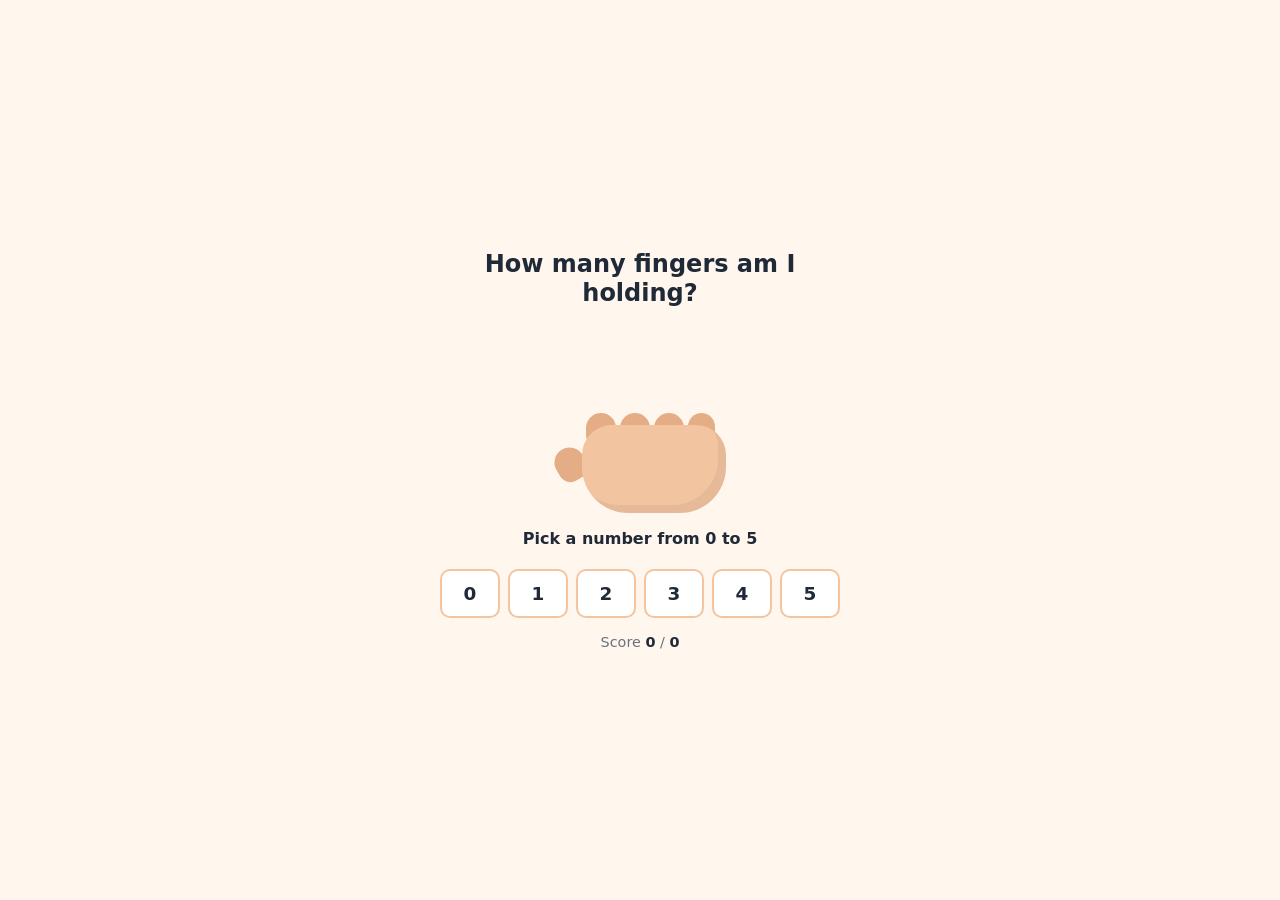
<file: index.html>
<!doctype html>
<html lang="en">
<head>
  <!-- ORIGINAL (2018): same title and meta tags -->
  <title>How Many Fingers?</title>
  <meta charset="utf-8" />
  <meta name="viewport" content="width=device-width, initial-scale=1" />

  <!-- NEW: styles moved to their own file -->
  <link rel="stylesheet" href="style.css" />
</head>
<body>
  <main class="game">
    <!-- ORIGINAL (2018): the question (typo "Hom" fixed) -->
    <h1>How many fingers am I holding?</h1>

    <!-- NEW: a hand that shows how many fingers I was holding -->
    <div class="hand" id="hand" aria-hidden="true">
      <span class="finger thumb"></span>
      <span class="finger"></span>
      <span class="finger"></span>
      <span class="finger"></span>
      <span class="finger"></span>
      <span class="palm"></span>
    </div>

    <!-- NEW: the answer is written here instead of in an alert() pop-up -->
    <p class="result" id="result" role="status" aria-live="polite">Pick a number from 0 to 5</p>

    <!-- NEW: one button per number (made in script.js), instead of
         ORIGINAL (2018): <input id="count" /> and <button id="Check">Validate</button> -->
    <div class="choices" id="choices"></div>

    <!-- NEW: a running score -->
    <p class="score">Score <strong id="score">0</strong> / <strong id="rounds">0</strong></p>
  </main>

  <!-- NEW: the script moved to its own file -->
  <script src="script.js"></script>
</body>
</html>
</file>
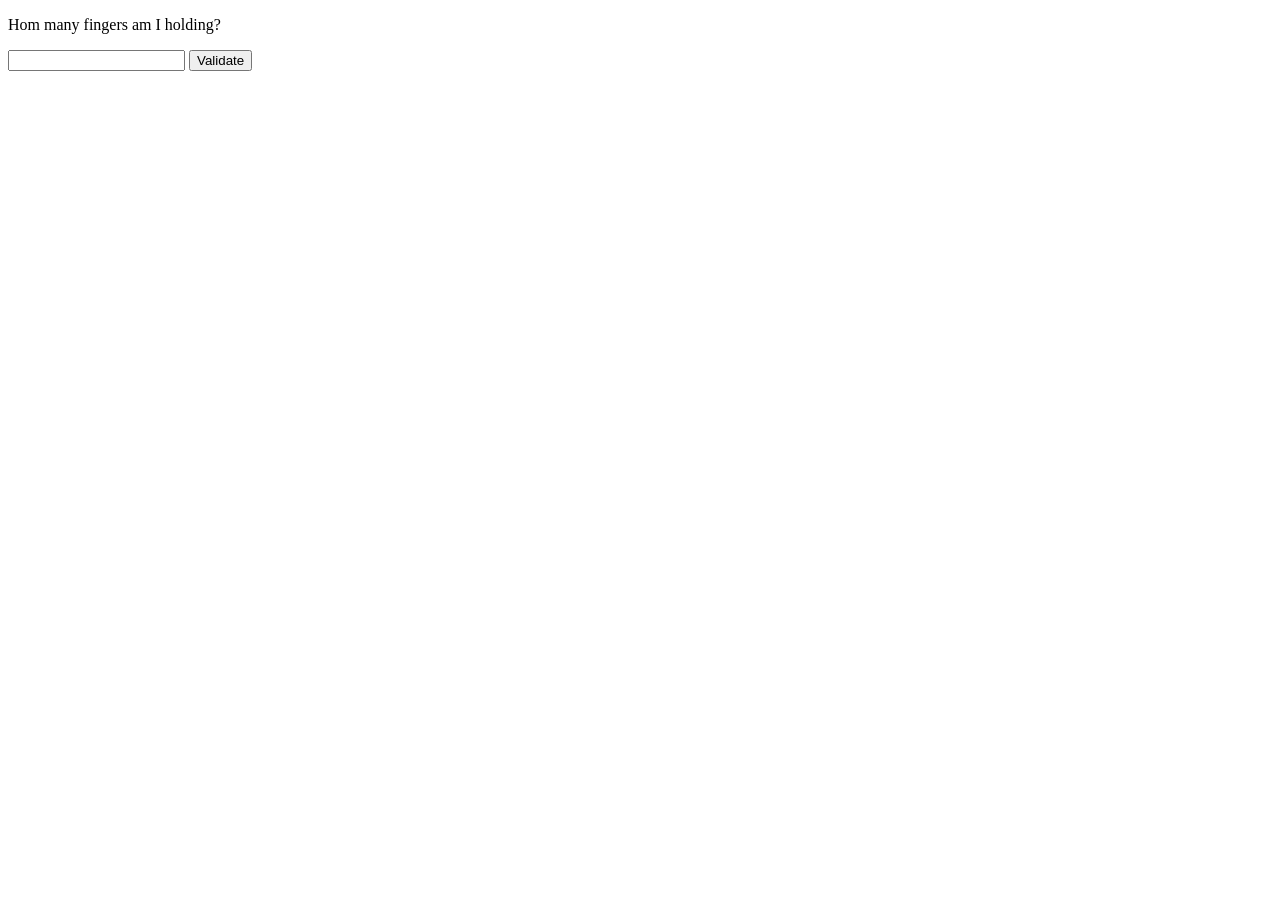
<file: original/index.html>
<!doctype html>
<html>
<head>
	<title>How Many Fingers?</title>

	<meta charset="utf-8" />
	<meta http-equiv="Content-type" content="text/html; charset=utf-8" />
	<meta name="viewport" content="width=device-width, initial-scale=1" />

</head>

<body>

	<p>Hom many fingers am I holding?</p>

	<input id="count" />

	<button id="Check">Validate</button>

	<script type="text/javascript">

		document.getElementById("Check").onclick=function(){


			var x=Math.random();

			x=6*x;

			x=Math.floor(x);

			if(x==document.getElementById("count").value){

				alert("You Guessed it right!");
			} else {
				alert("You Guessed it wrong..!! I was holding up " + x +".");
			}


		}

	</script>

</body>
</html>
</file>
<file: style.css>
/* NEW: all of this file. The 2018 version had no styles. */

* {
  box-sizing: border-box;
  margin: 0;
}

body {
  min-height: 100vh;
  display: grid;
  place-items: center;
  padding: 16px;
  font-family: system-ui, -apple-system, "Segoe UI", sans-serif;
  color: #1f2937;
  background: #fff7ed;
}

.game {
  width: 100%;
  max-width: 400px;
  display: flex;
  flex-direction: column;
  align-items: center;
  gap: 16px;
  text-align: center;
}

h1 {
  font-size: 1.5rem;
  line-height: 1.2;
}

/* The hand: a palm with four fingers and a thumb.
   A lowered finger curls into a knuckle on top of the palm; a raised one stands up
   with a nail and a crease, and the raised fingers fan out a little. */
.hand {
  position: relative;
  width: 200px;
  height: 190px;
}

.palm {
  position: absolute;
  z-index: 1;
  left: 42px;
  right: 14px;
  bottom: 0;
  height: 88px;
  border-radius: 30px 30px 46px 46px;
  background: #f2c4a0;
  box-shadow: inset -8px -8px 0 rgba(0, 0, 0, 0.05);
}

.finger {
  position: absolute;
  bottom: 66px;
  width: 30px;
  height: 34px; /* lowered: just the curled knuckle shows above the palm */
  border-radius: 15px 15px 12px 12px;
  background: #e4ad86;
  transform-origin: 50% 100%;
  transition: height 0.15s ease, transform 0.15s ease, background 0.15s ease;
}

/* Knuckle crease, about a third of the way down a raised finger */
.finger::before {
  content: "";
  position: absolute;
  left: 8px;
  right: 8px;
  top: 38%;
  height: 2px;
  border-radius: 2px;
  background: rgba(0, 0, 0, 0.1);
  opacity: 0;
}

/* Fingernail at the tip */
.finger::after {
  content: "";
  position: absolute;
  left: 7px;
  right: 7px;
  top: 5px;
  height: 13px;
  border-radius: 7px 7px 4px 4px;
  background: #fbe3d3;
  opacity: 0;
}

.finger:nth-child(2) { left: 46px; }
.finger:nth-child(3) { left: 80px; }
.finger:nth-child(4) { left: 114px; }
.finger:nth-child(5) { left: 148px; width: 27px; }

/* The thumb sits low on the side, angled out */
.finger.thumb {
  left: 24px;
  bottom: 34px;
  height: 34px;
  transform: rotate(-30deg); /* lowered: tucked against the palm */
}

/* Raised: skin tone, crease and nail showing, each finger its own length and angle */
.finger.up { background: #f2c4a0; }
.finger.up::before,
.finger.up::after { opacity: 1; }

.finger.up:nth-child(2) { height: 92px; transform: rotate(-6deg); }
.finger.up:nth-child(3) { height: 104px; transform: rotate(-1deg); }
.finger.up:nth-child(4) { height: 96px; transform: rotate(4deg); }
.finger.up:nth-child(5) { height: 76px; transform: rotate(9deg); }
.finger.thumb.up { height: 66px; transform: rotate(-28deg); }

/* The message under the hand */
.result {
  min-height: 1.5em;
  font-weight: 600;
}

.result.win { color: #15803d; }
.result.lose { color: #b91c1c; }

/* The six number buttons */
.choices {
  display: grid;
  grid-template-columns: repeat(6, 1fr);
  gap: 8px;
  width: 100%;
}

.choices button {
  padding: 12px 0;
  font: inherit;
  font-size: 1.15rem;
  font-weight: 700;
  color: #1f2937;
  background: #fff;
  border: 2px solid #f3c49d;
  border-radius: 10px;
  cursor: pointer;
}

.choices button:hover { border-color: #f97316; }
.choices button:focus-visible { outline: 3px solid #f97316; outline-offset: 2px; }

.score {
  font-size: 0.9rem;
  color: #6b7280;
}

.score strong { color: #1f2937; }
</file>
